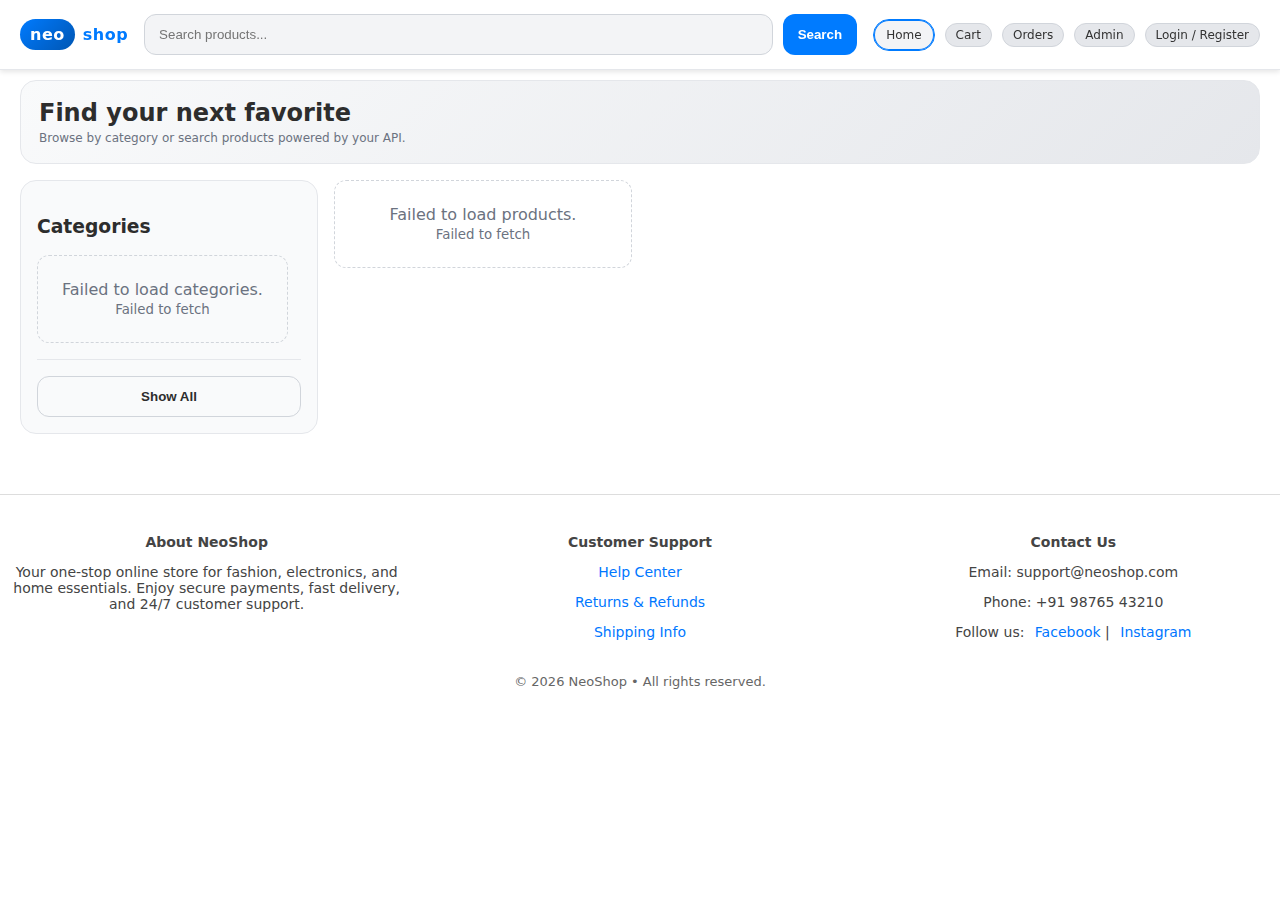
<file: EcommerceWebSite 1st Project/E-comm-frontend/index.html>
<!doctype html>
<html lang="en">
<head>
  <meta charset="utf-8"/>
  <meta name="viewport" content="width=device-width, initial-scale=1"/>
  <title>neoshop • Home</title>
  <link rel="stylesheet" href="css/style.css"/>
</head>
<body>
  <div id="app-header"></div>
  <main class="container">
    <div class="banner">
      <h2 style="margin:0 0 4px 0">Find your next favorite</h2>
      <div class="small">Browse by category or search products powered by your API.</div>
    </div>
    <div class="grid">
  <aside class="sidebar">
    <h3 style="margin-top:10">Categories</h3>
    <div id="categories" class="chips"></div>
    <hr class="sep"/>
    <button id="resetCat" class="btn secondary" style="width:100%">Show All</button>
  </aside>
  <section class="main">
    <div class="products" id="products"></div>
  </section>
</div>

  </main>
  <div id="app-footer"></div>

  <script type="module">
  import { mountHeader, mountFooter, bindSearch, isLoggedIn } from './js/layout.js';
  import { apiGet, apiSend, money, getUserId, getProductImage } from './js/api.js';

  const productsEl = document.getElementById('products');
  const catsEl = document.getElementById('categories');
  const state = { category: null, products: [] };

  function productCard(p){
    const price = money(p.productPrice);
    const img = getProductImage(p);
    const name = p.productName || p.name || 'Product';
    const code = p.productCode || p.code || p.id;
    const id = p.id || p.productId || code;
    return `
    <article class="card">
      <a href="product.html?code=${encodeURIComponent(code)}">
        <div class="thumb"><img src="${img}" alt="${name}"/></div>
      </a>
      <div class="body">
        <div class="title">${name}</div>
        <div class="muted">${(p.category && (p.category.name || p.category)) || ''}</div>
        <div class="price">${price}</div>
        <div style="margin-top:10px;display:flex;gap:8px">
          <a class="btn ghost" href="product.html?code=${encodeURIComponent(code)}">View</a>
          <button class="btn add" data-id="${id}">Add</button>
        </div>
      </div>
    </article>`;
  }

  async function loadProducts(){
    productsEl.innerHTML = '<div class="empty">Loading products…</div>';
    try{
      const list = state.category
        ? await apiGet(`/api/product/category/${encodeURIComponent(state.category)}`)
        : await apiGet('/api/product/allProduct');
      state.products = Array.isArray(list) ? list : (list.content || []);
      if(state.products.length === 0){
        productsEl.innerHTML = '<div class="empty">No products found.</div>';
        return;
      }
      productsEl.innerHTML = state.products.map(productCard).join('');
      bindAddButtons();
    }catch(err){
      productsEl.innerHTML = `<div class="empty">Failed to load products.<br/><small>${err.message}</small></div>`;
    }
  }

  function bindAddButtons(){
    document.querySelectorAll('.add').forEach(btn=>{
      btn.addEventListener('click', async ()=>{
        if(!isLoggedIn()){
          location.href = 'auth.html';
          return;
        }
        const pid = btn.dataset.id;
        const uid = getUserId();
        try{
          await apiSend('POST', `/api/cart/${encodeURIComponent(uid)}/add/${encodeURIComponent(pid)}?quantity=1`);
          alert('✅ Added to cart!');
        }catch(err){
          alert('❌ Failed: ' + err.message);
        }
      });
    });
  }

  async function loadCategories(){
    catsEl.innerHTML = '<span class="small">Loading…</span>';
    try{
      const cats = await apiGet('/api/category/allCategory');
      const names = cats.map(c => c.name || c.categoryName || c);
      catsEl.innerHTML = names.map(n => `<span class="chip" data-name="${n}">${n}</span>`).join('');
      catsEl.querySelectorAll('.chip').forEach(el => {
        el.addEventListener('click', () => {
          catsEl.querySelectorAll('.chip').forEach(c=>c.classList.remove('active'));
          el.classList.add('active');
          state.category = el.dataset.name;
          loadProducts();
        });
      });
    }catch(err){
      catsEl.innerHTML = `<div class="empty">Failed to load categories.<br/><small>${err.message}</small></div>`;
    }
  }

  document.getElementById('resetCat').addEventListener('click', ()=>{
    state.category = null;
    catsEl.querySelectorAll('.chip').forEach(c=>c.classList.remove('active'));
    loadProducts();
  });

  mountHeader('home');
  mountFooter();

  // ✅ Fix search binding (must happen after header mount)
  bindSearch(async (q)=>{
    if(!q){ loadProducts(); return; }
    productsEl.innerHTML = '<div class="empty">Searching…</div>';
    try{
      const list = await apiGet(`/api/product/search?productName=${encodeURIComponent(q)}`);
      const items = Array.isArray(list) ? list : (list.content || []);
      productsEl.innerHTML = items.length ? items.map(productCard).join('') : '<div class="empty">No matches.</div>';
      bindAddButtons();
    }catch(err){
      productsEl.innerHTML = `<div class="empty">Search failed.<br/><small>${err.message}</small></div>`;
    }
  });

  loadCategories();
  loadProducts();
</script>

</body>
</html>
</file>
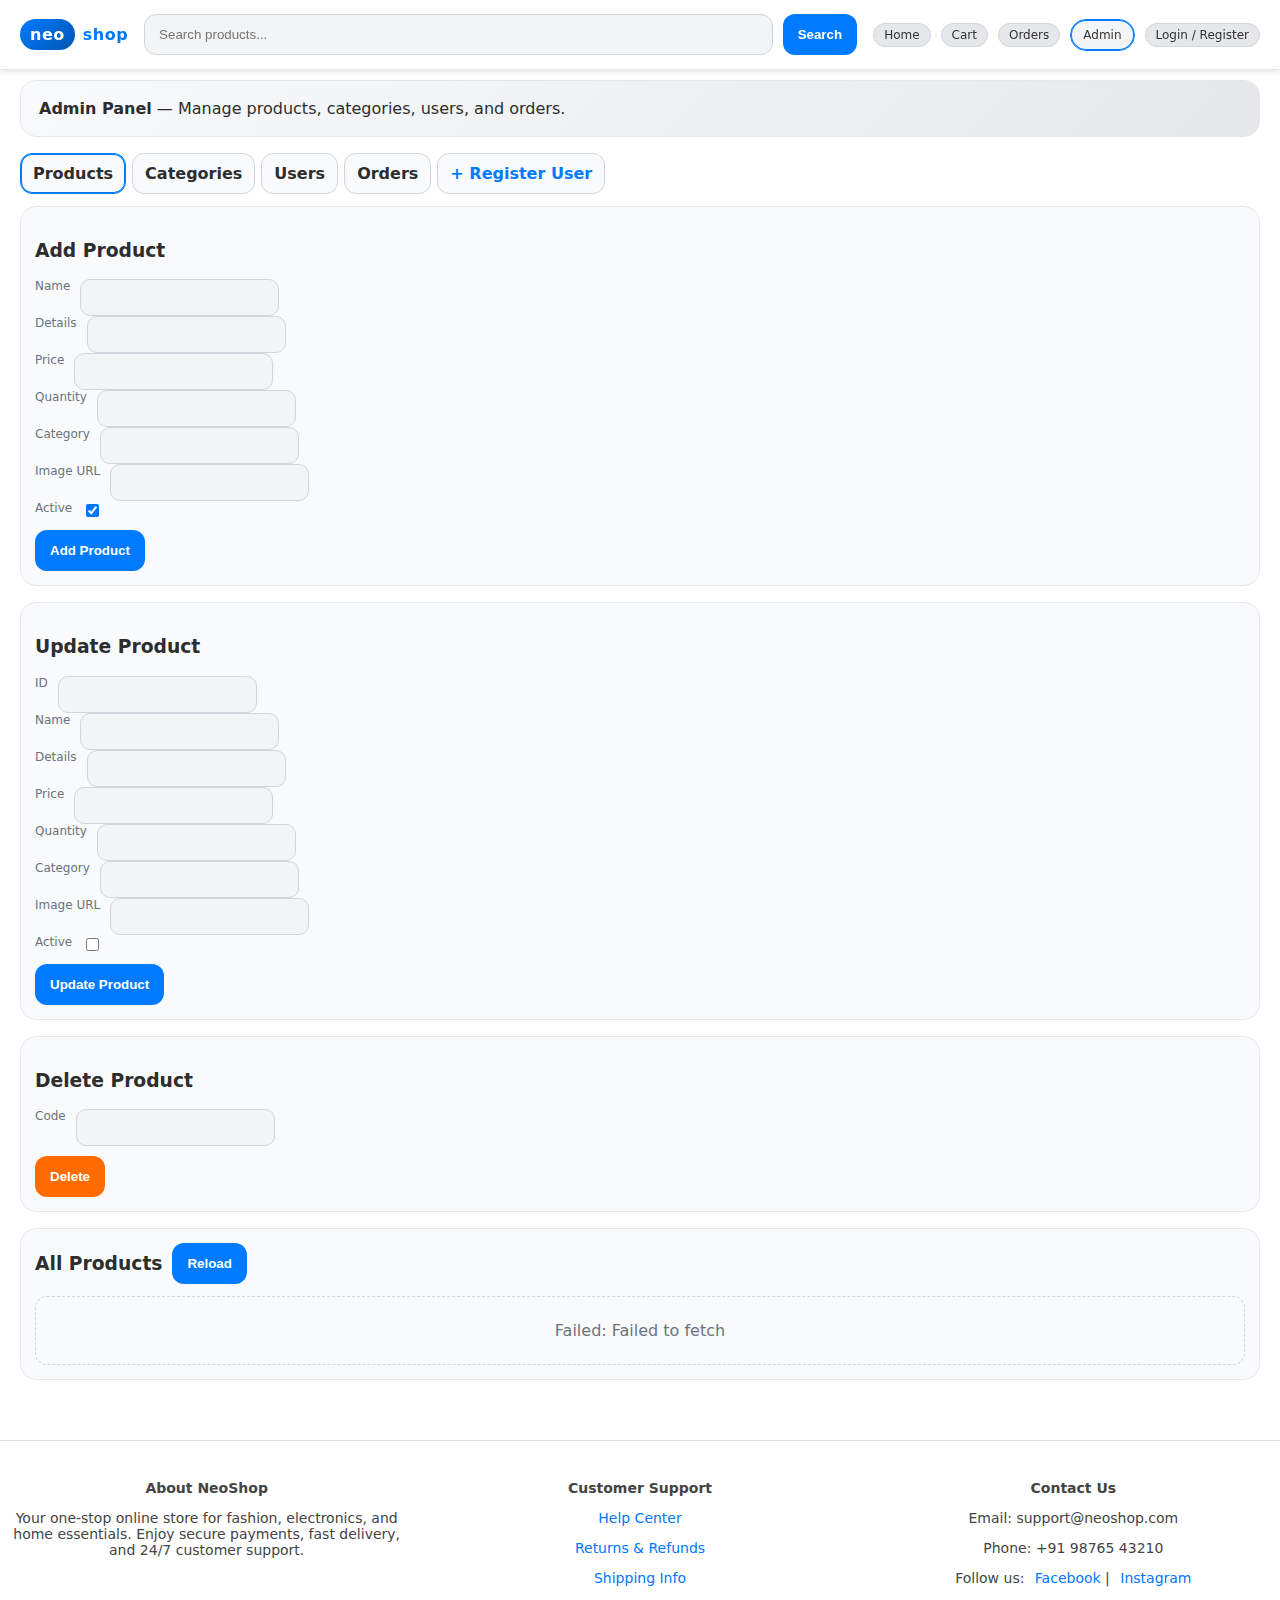
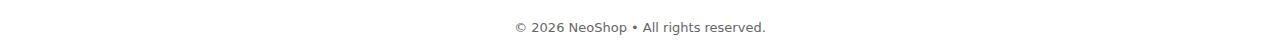
<file: EcommerceWebSite 1st Project/E-comm-frontend/admin.html>
<!doctype html>
<html lang="en">
<head>
  <meta charset="utf-8"/>
  <meta name="viewport" content="width=device-width, initial-scale=1"/>
  <title>neoshop • Admin</title>
  <link rel="stylesheet" href="css/style.css"/>
</head>
<body>
  <div id="app-header"></div>
  <main class="container">
    <div class="banner"><strong>Admin Panel</strong> — Manage products, categories, users, and orders.</div>

    <!-- Tabs -->
    <div class="tabs">
      <div class="tab active" data-tab="products">Products</div>
      <div class="tab" data-tab="categories">Categories</div>
      <div class="tab" data-tab="users">Users</div>
      <div class="tab" data-tab="orders">Orders</div>
      <a class="tab" href="register.html">+ Register User</a>
    </div>

    <!-- Products Panel -->
    <section class="tabpanel active" id="tab-products">
      <div class="grid">
        <section class="main">
          <!-- Add Product -->
          <div class="card">
            <div class="body">
              <h3>Add Product</h3>
              <div class="kv"><label>Name</label><input id="pName"/></div>
              <div class="kv"><label>Details</label><input id="pDetails"/></div>
              <div class="kv"><label>Price</label><input id="pPrice" type="number" step="0.01"/></div>
              <div class="kv"><label>Quantity</label><input id="pQty" type="number"/></div>
              <div class="kv"><label>Category</label><input id="pCat"/></div>
              <div class="kv"><label>Image URL</label><input id="pImg"/></div>
              <div class="kv"><label>Active</label><input id="pActive" type="checkbox" checked/></div>
              <button id="addProductBtn" class="btn" style="margin-top:10px">Add Product</button>
            </div>
          </div>

          <!-- Update Product -->
          <div class="card" style="margin-top:16px">
            <div class="body">
              <h3>Update Product</h3>
              <div class="kv"><label>ID</label><input id="uId"/></div>
              <div class="kv"><label>Name</label><input id="uName"/></div>
              <div class="kv"><label>Details</label><input id="uDetails"/></div>
              <div class="kv"><label>Price</label><input id="uPrice" type="number"/></div>
              <div class="kv"><label>Quantity</label><input id="uQty" type="number"/></div>
              <div class="kv"><label>Category</label><input id="uCat"/></div>
              <div class="kv"><label>Image URL</label><input id="uImg"/></div>
              <div class="kv"><label>Active</label><input id="uActive" type="checkbox"/></div>
              <button id="updateProductBtn" class="btn" style="margin-top:10px">Update Product</button>
            </div>
          </div>

          <!-- Delete Product -->
          <div class="card" style="margin-top:16px">
            <div class="body">
              <h3>Delete Product</h3>
              <div class="kv"><label>Code</label><input id="dCode"/></div>
              <button id="deleteProductBtn" class="btn danger" style="margin-top:10px">Delete</button>
            </div>
          </div>

          <!-- Product List -->
          <div class="card" style="margin-top:16px">
            <div class="body">
              <div style="display:flex;align-items:center;gap:10px">
                <h3 style="margin:0">All Products</h3>
                <button id="loadProductsBtn" class="btn">Reload</button>
              </div>
              <div id="productsTableWrap" style="margin-top:12px;overflow-x:auto"></div>
            </div>
          </div>
        </section>
      </div>
    </section>

    <!-- Categories Panel -->
        <!-- Categories Panel -->
    <section class="tabpanel" id="tab-categories">
      <div class="card body">
        <div style="display:flex;align-items:center;gap:10px">
          <h3 style="margin:0">All Categories</h3>
          <button id="loadCatsBtn" class="btn">Reload</button>
          <button id="showAddCatFormBtn" class="btn">+ Add Category</button>
        </div>
        <div id="categoriesWrap" style="margin-top:12px;overflow-x:auto"></div>
      </div>

      <!-- Add / Update Category Form -->
      <div class="card body" id="catFormWrap" style="display:none;margin-top:16px">
        <h3 id="catFormTitle">Add Category</h3>
        <div class="kv"><label>ID (for update only)</label><input id="cId"/></div>
        <div class="kv"><label>Name</label><input id="cName"/></div>
        <div class="kv"><label>Description</label><input id="cDesc"/></div>
        <button id="saveCatBtn" class="btn" style="margin-top:10px">Save</button>
        <button id="cancelCatBtn" class="btn danger" style="margin-top:10px">Cancel</button>
      </div>
    </section>


    <!-- Users Panel -->
    <section class="tabpanel" id="tab-users">
      <div class="card body">
        <div style="display:flex;align-items:center;gap:10px">
          <h3 style="margin:0">Users</h3>
          <a class="btn" href="register.html">+ New User</a>
        </div>
        <div id="usersWrap" style="margin-top:12px;overflow-x:auto"></div>
      </div>
    </section>

    <!-- Orders Panel -->
    <section class="tabpanel" id="tab-orders">
      <div class="card body">
        <h3>All Orders</h3>
        <div id="ordersWrap" class="small">Loading…</div>
      </div>
    </section>
  </main>
  <div id="app-footer"></div>

  <div id="toast" class="toast" style="display:none"></div>

  <script type="module">
    import { mountHeader, mountFooter } from './js/layout.js';
    import { apiGet, apiSend, getProductImage, money } from './js/api.js';

    function toast(msg,type=''){ 
      const t=document.getElementById('toast');
      t.className='toast '+(type||'');
      t.textContent=msg; t.style.display='block';
      setTimeout(()=>t.style.display='none',2000);
    }

    // Tabs
    document.querySelectorAll('.tab').forEach(tab=>{
      if(tab.dataset.tab){
        tab.addEventListener('click',()=>{
          document.querySelectorAll('.tab').forEach(t=>t.classList.remove('active'));
          document.querySelectorAll('.tabpanel').forEach(p=>p.classList.remove('active'));
          tab.classList.add('active');
          document.getElementById('tab-'+tab.dataset.tab).classList.add('active');
          if(tab.dataset.tab === 'orders'){ loadOrders(); }
        });
      }
    });

    // --- Orders ---
   async function loadOrders(){
  const wrap=document.getElementById('ordersWrap');
  wrap.innerHTML='<div class="small">Loading…</div>';
  try{
    const orders=await apiGet('/api/orders');
    if(!orders.length){ wrap.innerHTML='<div class="empty">No orders.</div>';return;}
    let html=`<table class="table"><thead><tr>
      <th>ID</th><th>User</th><th>Status</th><th>Total</th><th>Items</th><th>Action</th>
    </tr></thead><tbody>`;
    for(const o of orders){
      const id=o.id??o.orderId;
      const uid=o.userId??o.user?.id;
      const status = o.orderStatus || o.status || 'PENDING';
      const total=money(o.total??o.amount??0);
      const items=(o.orderItems||o.items||[]).map(i=>{
        const name=i.product?.productName||i.productName||'Item';
        const qty=i.quantity??i.productQuantity??1;
        return `${name}×${qty}`;
      }).join(', ');
      html+=`<tr data-id="${id}">
        <td>${id}</td>
        <td>${uid}</td>
        <td>${status}</td>
        <td>${total}</td>
        <td>${items||'—'}</td>
        <td>
          <select class="statusSel">
            <option ${status==='PENDING'?'selected':''}>PENDING</option>
            <option ${status==='SHIPPED'?'selected':''}>SHIPPED</option>
            <option ${status==='DELIVERED'?'selected':''}>DELIVERED</option>
          </select>
          <button class="btn small save">Update</button>
          <button class="btn danger small remove">Remove</button> <!-- ✅ New button -->
        </td>
      </tr>`;
    }
    html+=`</tbody></table>`;
    wrap.innerHTML=html;

    // Update order status
    wrap.querySelectorAll('.save').forEach(btn=>{
      btn.addEventListener('click',async e=>{
        const tr=e.target.closest('tr');
        const id=tr.dataset.id;
        const status=tr.querySelector('.statusSel').value;
        try{
          await apiSend('PUT',`/api/orders/${id}/status?status=${status}`);
          toast('Order updated','success');
          loadOrders();
        }catch(err){ toast('Failed: '+err.message,'error'); }
      });
    });

    // ✅ Remove order
    wrap.querySelectorAll('.remove').forEach(btn=>{
      btn.addEventListener('click',async e=>{
        const tr=e.target.closest('tr');
        const id=tr.dataset.id;
        if(!confirm('Are you sure you want to delete this order?')) return;
        try{
          await apiSend('DELETE', `/api/orders/${id}`);
          toast('Order removed','success');
          loadOrders();
        }catch(err){ toast('Delete failed: '+err.message,'error'); }
      });
    });

  }catch(err){ wrap.innerHTML='<div class="empty">Failed: '+err.message+'</div>'; }
}


    // --- Products ---
    document.getElementById('addProductBtn').addEventListener('click', async ()=>{
  const body={ 
    productName: document.getElementById('pName').value.trim(),
    productDetails: document.getElementById('pDetails').value.trim(),
    productPrice: Number(document.getElementById('pPrice').value||0),
    productQuantity: Number(document.getElementById('pQty').value||0),
    isActive: document.getElementById('pActive').checked,
    category:{name: document.getElementById('pCat').value.trim()},
    imageUrl: document.getElementById('pImg').value.trim()
  };
  try{
    await apiSend('POST','/api/product/addProduct',body);
    toast('Product added','success');
    loadProducts();

    // ✅ Clear the form after success
    document.getElementById('pName').value = '';
    document.getElementById('pDetails').value = '';
    document.getElementById('pPrice').value = '';
    document.getElementById('pQty').value = '';
    document.getElementById('pCat').value = '';
    document.getElementById('pImg').value = '';
    document.getElementById('pActive').checked = true;

  }catch(err){ 
    toast('Add failed: '+err.message,'error'); 
  }
});


    // document.getElementById('addProductBtn').addEventListener('click', async ()=>{
    //   const body={ 
    //     productName: document.getElementById('pName').value.trim(),
    //     productDetails: document.getElementById('pDetails').value.trim(),
    //     productPrice: Number(document.getElementById('pPrice').value||0),
    //     productQuantity: Number(document.getElementById('pQty').value||0),
    //     isActive: document.getElementById('pActive').checked,
    //     category:{name: document.getElementById('pCat').value.trim()},
    //     imageUrl: document.getElementById('pImg').value.trim()
    //   };
    //   try{
    //     await apiSend('POST','/api/product/addProduct',body);
    //     toast('Product added','success');
    //     loadProducts();
    //   }catch(err){ toast('Add failed: '+err.message,'error'); }
    // });
document.getElementById('updateProductBtn').addEventListener('click', async ()=>{
  const id=document.getElementById('uId').value.trim();
  const body={
    productName: document.getElementById('uName').value.trim(),
    productDetails: document.getElementById('uDetails').value.trim(),
    productPrice: Number(document.getElementById('uPrice').value||0),
    productQuantity: Number(document.getElementById('uQty').value||0),
    isActive: document.getElementById('uActive').checked,
    category:{name: document.getElementById('uCat').value.trim()},
    imageUrl: document.getElementById('uImg').value.trim()
  };
  try{
    await apiSend('PUT',`/api/product/updateProduct/${encodeURIComponent(id)}`,body);
    toast('Product updated','success');
    loadProducts();

    // ✅ Clear update form after success
    document.getElementById('uId').value = '';
    document.getElementById('uName').value = '';
    document.getElementById('uDetails').value = '';
    document.getElementById('uPrice').value = '';
    document.getElementById('uQty').value = '';
    document.getElementById('uCat').value = '';
    document.getElementById('uImg').value = '';
    document.getElementById('uActive').checked = false;

  }catch(err){ 
    toast('Update failed: '+err.message,'error'); 
  }
});

    // document.getElementById('updateProductBtn').addEventListener('click', async ()=>{
    //   const id=document.getElementById('uId').value.trim();
    //   const body={
    //     productName: document.getElementById('uName').value.trim(),
    //     productDetails: document.getElementById('uDetails').value.trim(),
    //     productPrice: Number(document.getElementById('uPrice').value||0),
    //     productQuantity: Number(document.getElementById('uQty').value||0),
    //     isActive: document.getElementById('uActive').checked,
    //     category:{name: document.getElementById('uCat').value.trim()},
    //     imageUrl: document.getElementById('uImg').value.trim()
    //   };
    //   try{
    //     await apiSend('PUT',`/api/product/updateProduct/${encodeURIComponent(id)}`,body);
    //     toast('Product updated','success');
    //     loadProducts();
    //   }catch(err){ toast('Update failed: '+err.message,'error'); }
    // });

    async function deleteProductByCode(code){
      return await apiSend('DELETE', `/api/product/${encodeURIComponent(code)}`);
    }

    document.getElementById('deleteProductBtn').addEventListener('click', async ()=>{
      const code=document.getElementById('dCode').value.trim();
      if(!code){ toast('Enter a product code','error'); return; }
      try{ 
        await deleteProductByCode(code);
        toast('Product deleted','success');
        loadProducts();
      }catch(err){ toast('Delete failed: '+err.message,'error'); }
    });

    async function loadProducts(){
      const wrap=document.getElementById('productsTableWrap');
      wrap.innerHTML='<div class="small">Loading…</div>';
      try{
        const products=await apiGet('/api/product/allProduct');
        if(!products.length){ wrap.innerHTML='<div class="empty">No products.</div>';return;}
        let html=`<table class="table"><thead><tr>
        <th>ID</th><th>Code</th><th>Name</th><th>Details</th>
        <th>Price</th><th>Qty</th><th>Category</th><th>Active</th><th>Image</th><th></th>
        </tr></thead><tbody>`;
        for(const p of products){
          const id=p.id??p.productId??'—';
          const code=p.productCode??p.code??'—';
          const isActive = p.isActive ? "Yes" : "No";
          const img = getProductImage(p);
          html+=`<tr data-code="${code}" data-active="${p.isActive}">
            <td>${id}</td>
            <td>${code}</td>
            <td>${p.productName}</td>
            <td>${p.productDetails||'—'}</td>
            <td>${money(p.productPrice||0)}</td>
            <td>${p.productQuantity}</td>
            <td>${p.category?.name||p.category||'—'}</td>
            <td>${isActive}</td>
            <td><img src="${img}" alt="product" style="max-width:60px;max-height:60px"/></td>
            <td>
              <button class="btn small edit">Edit</button> 
              <button class="btn danger small del">Delete</button>
            </td>
          </tr>`;
        }
        html+=`</tbody></table>`;
        wrap.innerHTML=html;

        wrap.querySelectorAll('.edit').forEach(btn => {
  btn.addEventListener('click', e => {
    const tr = e.target.closest('tr');
    document.getElementById('uId').value = tr.children[0].textContent;
    document.getElementById('uName').value = tr.children[2].textContent;
    document.getElementById('uDetails').value = tr.children[3].textContent;
    document.getElementById('uPrice').value = tr.children[4].textContent.replace(/[^0-9.]/g, '');
    document.getElementById('uQty').value = tr.children[5].textContent;
    document.getElementById('uCat').value = tr.children[6].textContent;
    document.getElementById('uActive').checked = tr.dataset.active === "true";
    document.getElementById('uImg').value = tr.querySelector("img").getAttribute("src");

    // ✅ Scroll smoothly to update product form
    document.getElementById('updateProductBtn').closest('.card').scrollIntoView({
      behavior: 'smooth',
      block: 'start'
    });

    toast('Loaded into update form');
  });
});


        wrap.querySelectorAll('.del').forEach(btn=>{
          btn.addEventListener('click',async e=>{
            const code=e.target.closest('tr').dataset.code;
            try{ 
              await deleteProductByCode(code); 
              toast('Deleted','success'); 
              loadProducts();
            }catch(err){ toast('Delete failed: '+err.message,'error'); }
          });
        });
      }catch(err){ wrap.innerHTML='<div class="empty">Failed: '+err.message+'</div>'; }
    }

    // --- Categories ---
        // --- Categories ---
    async function loadCats(){
      const wrap=document.getElementById('categoriesWrap');
      wrap.innerHTML='<div class="small">Loading…</div>';
      try{
        const cats=await apiGet('/api/category/allCategory');
        if(!cats.length){ wrap.innerHTML='<div class="empty">No categories.</div>';return;}
        let html=`<table class="table"><thead><tr>
          <th>ID</th><th>Name</th><th>Description</th><th></th>
        </tr></thead><tbody>`;
        for(const c of cats){
          html+=`<tr data-id="${c.id}">
            <td>${c.id}</td>
            <td>${c.name}</td>
            <td>${c.description||'—'}</td>
            <td>
              <button class="btn small edit">Edit</button>
              <button class="btn danger small del">Delete</button>
            </td>
          </tr>`;
        }
        html+=`</tbody></table>`;
        wrap.innerHTML=html;

        // Edit handlers
        wrap.querySelectorAll('.edit').forEach(btn=>{
          btn.addEventListener('click',e=>{
            const tr=e.target.closest('tr');
            document.getElementById('cId').value=tr.children[0].textContent;
            document.getElementById('cName').value=tr.children[1].textContent;
            document.getElementById('cDesc').value=tr.children[2].textContent;
            document.getElementById('catFormTitle').textContent='Update Category';
            document.getElementById('catFormWrap').style.display='block';
          });
        });

        // Delete handlers
        wrap.querySelectorAll('.del').forEach(btn=>{
          btn.addEventListener('click',async e=>{
            const id=e.target.closest('tr').dataset.id;
            if(!confirm('Delete this category?')) return;
            try{
              await apiSend('DELETE',`/api/category/deleteCategory/${id}`);
              toast('Category deleted','success');
              loadCats();
            }catch(err){ toast('Delete failed: '+err.message,'error'); }
          });
        });

      }catch(err){
        wrap.innerHTML='<div class="empty">Failed: '+err.message+'</div>';
      }
    }

    // Add Category button
    document.getElementById('showAddCatFormBtn').addEventListener('click',()=>{
      document.getElementById('cId').value='';
      document.getElementById('cName').value='';
      document.getElementById('cDesc').value='';
      document.getElementById('catFormTitle').textContent='Add Category';
      document.getElementById('catFormWrap').style.display='block';
    });

    // Cancel button
    document.getElementById('cancelCatBtn').addEventListener('click',()=>{
      document.getElementById('catFormWrap').style.display='none';
    });

    // Save Category (Add or Update)
    document.getElementById('saveCatBtn').addEventListener('click',async ()=>{
      const id=document.getElementById('cId').value.trim();
      const body={
        name:document.getElementById('cName').value.trim(),
        description:document.getElementById('cDesc').value.trim()
      };
      try{
        if(id){
          await apiSend('PUT',`/api/category/updateCategory/${id}`,body);
          toast('Category updated','success');
        }else{
          await apiSend('POST','/api/category/addCategory',body);
          toast('Category added','success');
        }
        document.getElementById('catFormWrap').style.display='none';
        loadCats();
      }catch(err){ toast('Save failed: '+err.message,'error'); }
    });

    // Reload button
    document.getElementById('loadCatsBtn').addEventListener('click',loadCats);


    // --- Users ---
    async function loadUsers(){
      const wrap=document.getElementById('usersWrap');
      wrap.innerHTML='<div class="small">Loading…</div>';
      try{
        const res=await apiGet('/api/user/allUsers');
        const users=Array.isArray(res)?res:[];
        if(!users.length){ wrap.innerHTML='<div class="empty">No users.</div>';return;}
        let html=`<table class="table"><thead><tr><th>ID</th><th>Name</th><th>Email</th><th>Password</th><th></th></tr></thead><tbody>`;
        for(const u of users){
          const id=u.id??u.userId??'—';
          const name=u.username||'—';
          const email=u.userEmail||'—';
          const pass=u.userPhone||'—';
          html+=`<tr data-id="${id}">
            <td>${id}</td>
            <td contenteditable="true">${name}</td>
            <td contenteditable="true">${email}</td>
            <td contenteditable="true">${pass}</td>
            <td>
              <button class="btn small save">Update</button>
              <button class="btn danger small del">Delete</button>
              <button class="btn small set">Set Active</button>
            </td>
          </tr>`;
        }
        html+=`</tbody></table>`;
        wrap.innerHTML=html;
        wrap.querySelectorAll('.save').forEach(btn=>{
          btn.addEventListener('click',async e=>{
            const tr=e.target.closest('tr');
            const id=tr.dataset.id;
            const body={
              username: tr.children[1].textContent.trim(),
              userEmail: tr.children[2].textContent.trim(),
              userPhone: tr.children[3].textContent.trim()
            };
            try{
              await apiSend('PUT',`/api/user/${id}`,body);
              toast('User updated','success');
            }catch(err){ toast('Update failed: '+err.message,'error'); }
          });
        });
        wrap.querySelectorAll('.del').forEach(btn=>{
          btn.addEventListener('click',async e=>{
            const tr=e.target.closest('tr');
            const id=tr.dataset.id;
            if(!confirm('Delete this user?')) return;
            try{
              await apiSend('DELETE',`/api/user/${id}`);
              toast('User deleted','success');
              loadUsers();
            }catch(err){ toast('Delete failed: '+err.message,'error'); }
          });
        });
        wrap.querySelectorAll('.set').forEach(btn=>{
          btn.addEventListener('click',e=>{
            const id=e.target.closest('tr').dataset.id;
            localStorage.setItem('userId',id);
            toast('Active user set to '+id,'success');
          });
        });
      }catch(err){ wrap.innerHTML='<div class="empty">Failed: '+err.message+'</div>'; }
    }

    // Init
    mountHeader('admin'); 
    mountFooter();
    loadProducts(); 
    loadCats(); 
    loadUsers();
    loadOrders();
  </script>
</body>
</html>
</file>
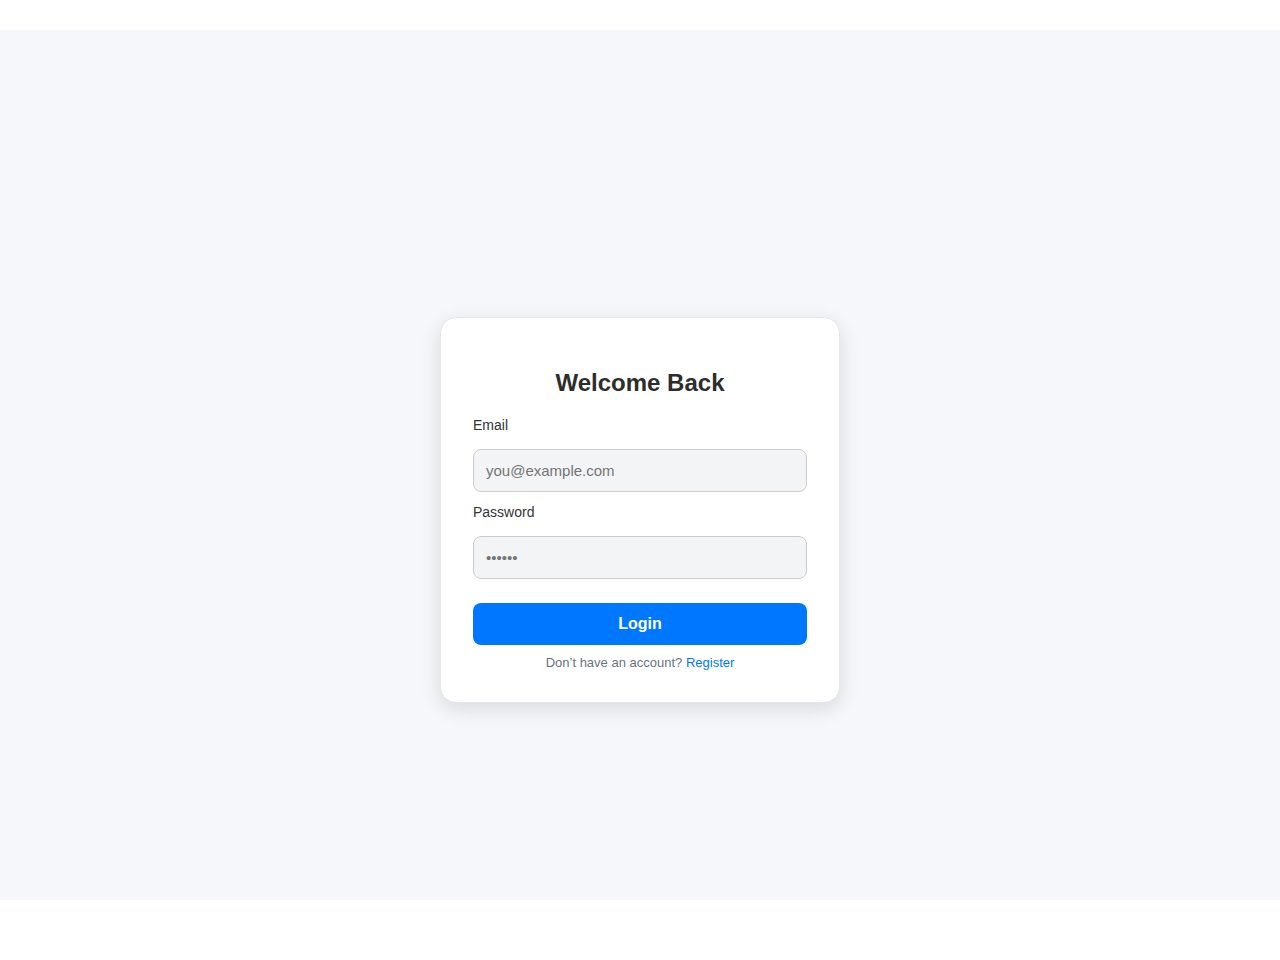
<file: EcommerceWebSite 1st Project/E-comm-frontend/auth.html>
<!doctype html>
<html lang="en">
<head>
  <meta charset="utf-8"/>
  <meta name="viewport" content="width=device-width, initial-scale=1"/>
  <title>Neoshop • Login</title>
  <link rel="stylesheet" href="css/style.css"/>
  <style>
    body { font-family: Arial, sans-serif; background: #f5f7fa; margin:0; }
    main { min-height: calc(100vh - 70px);display:flex; justify-content:center; align-items:center; height:100vh; }
    .card { background:#fff; padding:32px; border-radius:16px; width:100%; max-width:400px;
            box-shadow:0 6px 20px rgba(0,0,0,0.12); }
    h2 { margin-bottom:20px; text-align:center; }
    .kv { display:flex; flex-direction:column; margin:12px 0; }
    .kv label { font-size:14px; margin-bottom:6px; color:#333; }
    .kv input { padding:12px; border:1px solid #ccc; border-radius:8px; font-size:15px; }
    .btn { width:100%; padding:12px; margin-top:12px; font-size:16px; font-weight:bold;
           background:#0077ff; color:#fff; border:none; border-radius:8px; cursor:pointer;
           transition:0.3s; }
    .btn:hover { background:#005fcc; }
    .small { font-size:13px; margin-top:10px; text-align:center; }
    .link { color:#0077ff; cursor:pointer; text-decoration:none; }
    .link:hover { text-decoration:underline; }
  </style>
</head>
<body>
  <main>
    <div class="card">
      <h2>Welcome Back</h2>
      <div class="kv"><label>Email</label><input id="loginEmail" type="email" placeholder="you@example.com"/></div>
      <div class="kv"><label>Password</label><input id="loginPass" type="password" placeholder="••••••"/></div>
      <button id="loginBtn" class="btn">Login</button>
      <div id="loginMsg" class="small"></div>
      <div class="small">Don’t have an account? <a href="register.html" class="link">Register</a></div>
    </div>
  </main>

  <script type="module">
    import { apiGet } from './js/api.js';

    async function login(){
      const email = document.getElementById('loginEmail').value.trim();
      const pass  = document.getElementById('loginPass').value.trim();
      const msg   = document.getElementById('loginMsg');
      if(!email || !pass){ msg.textContent='Fill all fields'; return; }

      msg.textContent = 'Checking…';
      try {
        const users = await apiGet('/api/user/allUsers');

        const user = users.find(u =>
          (u.userEmail?.toLowerCase() === email.toLowerCase()) &&
          (u.userPhone === pass)   // password stored in userPhone
        );

        if (user) {
          const id = user.id || user.userId;
          const name = user.username || user.name;
          if (!id) { msg.textContent = 'User found but no id returned.'; return; }

          localStorage.setItem('userId', String(id));
          localStorage.setItem('userName', name);

          msg.textContent = '✅ Logged in! Redirecting…';
          setTimeout(()=>location.href='index.html', 700);
        } else {
          msg.textContent = '❌ Invalid email or password';
        }
      } catch (err) {
        msg.textContent = '❌ ' + (err?.message || 'Network error while logging in');
      }
    }

    document.getElementById('loginBtn').addEventListener('click', login);
  </script>
</body>
</html>
</file>
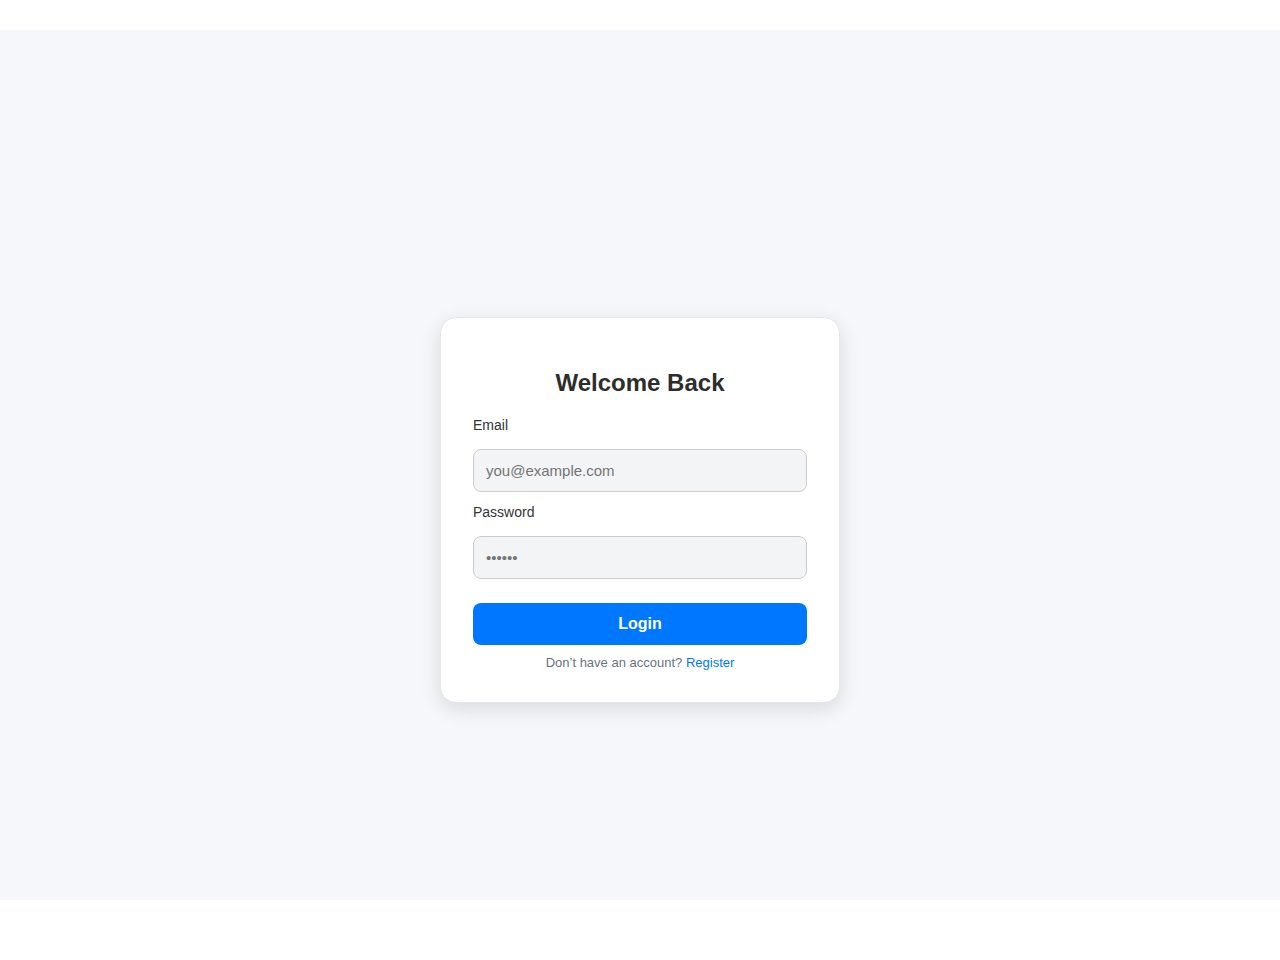
<file: EcommerceWebSite 1st Project/E-comm-frontend/cart.html>
<!doctype html>
<html lang="en">
<head>
  <meta charset="utf-8"/>
  <meta name="viewport" content="width=device-width, initial-scale=1"/>
  <title>neoshop • Cart</title>
  <link rel="stylesheet" href="css/style.css"/>
</head>
<body>
  <div id="app-header"></div>
  <main class="container">
    <h2>Your Cart</h2>
    <div id="cartWrap"></div>
    <div style="margin-top:16px;display:flex;gap:10px;flex-wrap:wrap">
      <a class="btn secondary" href="index.html">Continue Shopping</a>
      <a class="btn" id="goCheckout">Checkout</a>
      <button class="btn danger" id="clearBtn">Clear Cart</button>
      <a class="btn ghost" href="orders.html">My Orders</a> <!-- ✅ new button -->
    </div>
  </main>
  <div id="app-footer" style="margin-top: 180px;"></div>

  <script type="module">
  import { mountHeader, mountFooter, isLoggedIn } from './js/layout.js';
  import { apiGet, apiSend, money, getUserId, getProductImage } from './js/api.js';

  const wrap = document.getElementById('cartWrap');

  if (!isLoggedIn()) {
    location.href = 'auth.html';
  }

  function normalizeItem(item){
    const p = item.product || item;
    const pid = p.id ?? p.productId ?? item.productId ?? item.id;
    const code = p.productCode ?? p.code ?? item.productCode;
    const name = p.productName ?? p.name ?? item.productName ?? 'Product';
    const price = Number(p.productPrice ?? item.price ?? item.productPrice ?? 0);
    const qty = Number(item.quantity ?? item.qty ?? 1);
    return { pid, code, name, price, qty, p };
  }

  function row(item){
    const it = normalizeItem(item);
    const img = getProductImage(it.p);
    const subtotal = it.price * it.qty;
    return `<tr data-pid="${it.pid ?? ''}">
      <td style="width:72px"><img src="${img}" alt="${it.name}" style="width:72px;height:54px;object-fit:cover;border-radius:8px"/></td>
      <td>${it.name}</td>
      <td>${money(it.price)}</td>
      <td><input type="number" class="qty" value="${it.qty}" min="1" style="width:80px"/></td>
      <td>${money(subtotal)}</td>
      <td><button class="btn danger remove">Remove</button></td>
    </tr>`;
  }

  async function load(){
    wrap.innerHTML = '<div class="empty">Loading cart…</div>';
    try{
      const uid = getUserId();
      const cart = await apiGet(`/api/cart/${encodeURIComponent(uid)}`);
      const items = Array.isArray(cart) ? cart
                  : cart.items ? cart.items
                  : cart.cartItems ? cart.cartItems
                  : cart.content ? cart.content
                  : [];

      if(!Array.isArray(items) || items.length === 0){
        wrap.innerHTML = '<div class="empty">Your cart is empty.</div>';
        return;
      }

      wrap.innerHTML = `
        <table class="table">
          <thead><tr><th></th><th>Product</th><th>Price</th><th>Qty</th><th>Subtotal</th><th></th></tr></thead>
          <tbody>${items.map(row).join('')}</tbody>
        </table>
        <hr class="sep"/>
        <div id="total" class="right"></div>
      `;

      wrap.querySelectorAll('tr').forEach(tr=>{
        const pid = tr.dataset.pid;
        const qtyInput = tr.querySelector('.qty');
        const removeBtn = tr.querySelector('.remove');

        if(qtyInput && pid){
          qtyInput.addEventListener('change', async (e)=>{
            const q = Math.max(1, Number(e.target.value || 1));
            try{
              await apiSend('PUT', `/api/cart/${encodeURIComponent(uid)}/update/${encodeURIComponent(pid)}?quantity=${q}`);
            }catch{}
            load();
          });
        }
        if(removeBtn && pid){
          removeBtn.addEventListener('click', async ()=>{
            try{
              await apiSend('DELETE', `/api/cart/${encodeURIComponent(uid)}/remove/${encodeURIComponent(pid)}`);
            }catch{}
            load();
          });
        }
      });

      let totalText = '';
      try{
        const t = await apiGet(`/api/cart/${encodeURIComponent(uid)}/total`);
        const totalNum = typeof t === 'number' ? t : (t.total ?? t.amount ?? 0);
        totalText = money(totalNum);
      }catch{
        let sum = 0;
        wrap.querySelectorAll('tbody tr').forEach(tr=>{
          const price = Number((tr.children[2].textContent || '0').replace(/[^0-9.]/g,''));
          const qty = Number(tr.querySelector('.qty')?.value || 1);
          sum += price * qty;
        });
        totalText = money(sum);
      }
      document.getElementById('total').textContent = 'Total: ' + totalText;

    }catch(err){
      wrap.innerHTML = `<div class="empty">Failed to load cart.<br/><small>${err.message}</small></div>`;
    }
  }

  document.getElementById('goCheckout').addEventListener('click', ()=> location.href='checkout.html');
  document.getElementById('clearBtn').addEventListener('click', async ()=>{
    const uid = getUserId();
    await apiSend('DELETE', `/api/cart/${encodeURIComponent(uid)}/clear`);
    load();
  });

  mountHeader('cart'); 
  mountFooter(); 
  load();
</script>
</body>
</html>
</file>
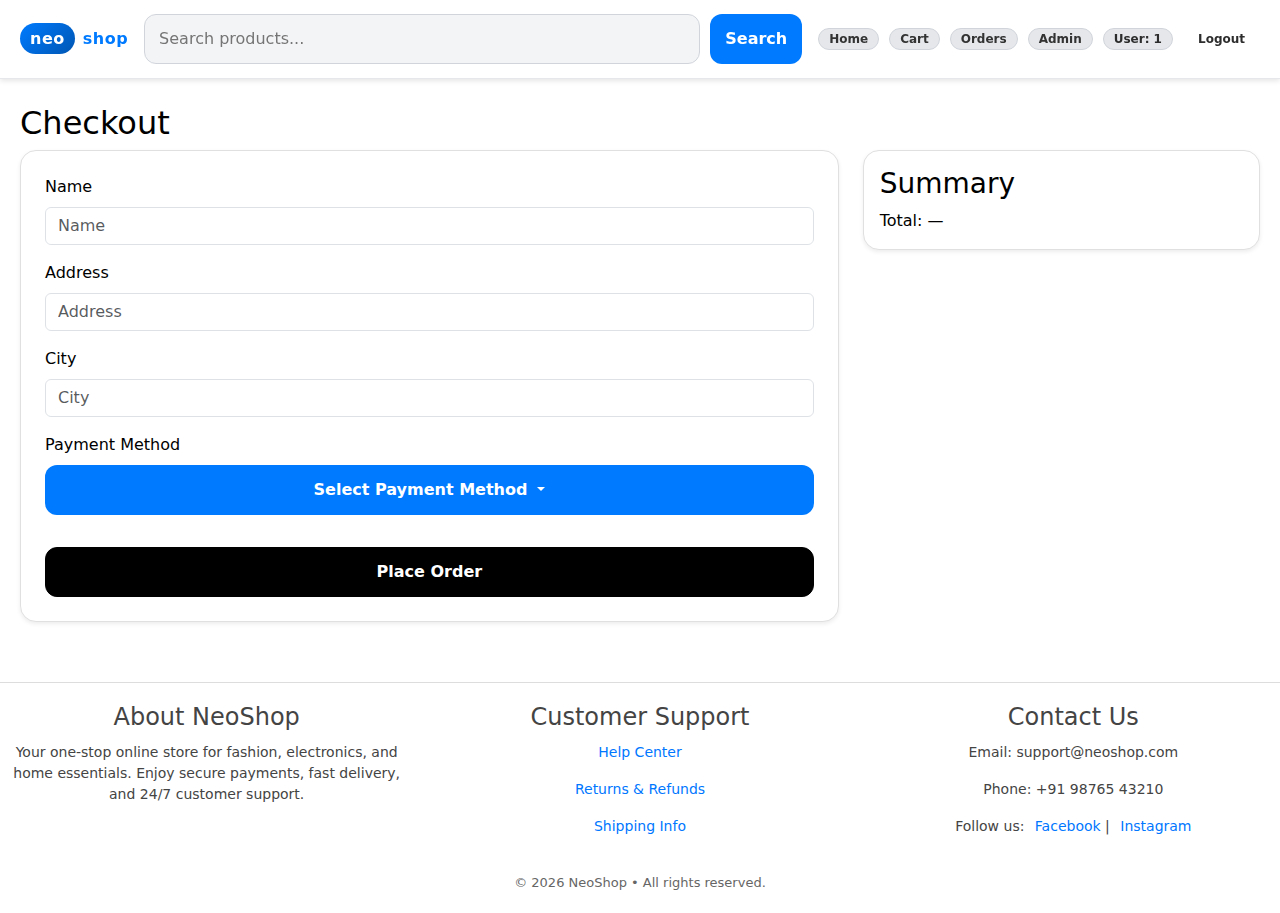
<file: EcommerceWebSite 1st Project/E-comm-frontend/checkout.html>
<!doctype html>
<html lang="en">
<head>
  <meta charset="utf-8"/>
  <meta name="viewport" content="width=device-width, initial-scale=1"/>
  <title>neoshop • Checkout</title>
  <!-- Bootstrap 5 CSS -->
  <link href="https://cdn.jsdelivr.net/npm/bootstrap@5.3.3/dist/css/bootstrap.min.css" rel="stylesheet">
  <link rel="stylesheet" href="css/style.css"/>
  <style>
    body {
      background-color: #ffffff !important; /* full white */
      color: #000000; /* text black for contrast */
    }
    .card {
      background-color: #ffffff; 
      border: 1px solid #e0e0e0;
    }
    .form-label, h2, h3, #summary {
      color: #000000 !important; /* labels and headings black */
    }
    .btn-primary {
      background-color: #000000; 
      border-color: #000000;
    }
    .btn-primary:hover {
      background-color: #333333; 
      border-color: #333333;
    }
    .dropdown-menu {
      background-color: #ffffff;
    }
    .dropdown-item {
      color: #000000;
    }
    .dropdown-item:hover {
      background-color: #f1f1f1;
    }
  </style>
</head>
<body>
  <div id="app-header"></div>
  <main class="container my-4">
    <h2>Checkout</h2>
    <div class="row g-4">
      <!-- Main section -->
      <section class="col-md-8">
        <div class="card p-4 shadow-sm">
          <div class="mb-3">
            <label for="name" class="form-label">Name</label>
            <input id="name" class="form-control" placeholder="Name"/>
          </div>
          <div class="mb-3">
            <label for="addr" class="form-label">Address</label>
            <input id="addr" class="form-control" placeholder="Address"/>
          </div>
          <div class="mb-3">
            <label for="city" class="form-label">City</label>
            <input id="city" class="form-control" placeholder="City"/>
          </div>
          <div class="mb-3">
            <label class="form-label">Payment Method</label>
            <div class="dropdown">
              <button class="btn btn-outline-secondary dropdown-toggle w-100" type="button" id="paymentDropdown" data-bs-toggle="dropdown" aria-expanded="false">
                Select Payment Method
              </button>
              <ul class="dropdown-menu w-100" aria-labelledby="paymentDropdown">
                <li><a class="dropdown-item" href="#" data-method="card">💳 Credit/Debit Card</a></li>
                <li><a class="dropdown-item" href="#" data-method="upi">📱 UPI</a></li>
                <li><a class="dropdown-item" href="#" data-method="cod">🚚 Cash on Delivery</a></li>
              </ul>
            </div>
            <input type="hidden" id="pay" />
          </div>
          <button id="place" class="btn btn-primary w-100 mt-3">Place Order</button>
        </div>
      </section>

      <!-- Sidebar -->
      <aside class="col-md-4">
        <div class="card p-3 shadow-sm">
          <h3>Summary</h3>
          <div id="summary" class="text-muted">Loading…</div>
        </div>
      </aside>
    </div>
  </main>
  <div id="app-footer"></div>

  <!-- Bootstrap 5 JS Bundle -->
  <script src="https://cdn.jsdelivr.net/npm/bootstrap@5.3.3/dist/js/bootstrap.bundle.min.js"></script>

  <script type="module">
    import { mountHeader, mountFooter, isLoggedIn } from './js/layout.js';
    import { apiGet, apiSend, money, getUserId } from './js/api.js';

    if (!isLoggedIn()) {
      location.href = 'auth.html';
    }

    async function loadSummary(){
      const uid = getUserId();
      try{
        const t = await apiGet(`/api/cart/${encodeURIComponent(uid)}/total`);
        const totalNum = typeof t === 'number' ? t : (t.total || t.amount || 0);
        document.getElementById('summary').textContent = 'Total: ' + money(totalNum);
      }catch{
        document.getElementById('summary').textContent = 'Total: —';
      }
    }

    // Dropdown selection handler
    document.querySelectorAll('.dropdown-item').forEach(item=>{
      item.addEventListener('click', (e)=>{
        e.preventDefault();
        const method = item.getAttribute('data-method');
        document.getElementById('pay').value = method;
        document.getElementById('paymentDropdown').textContent = item.textContent;
      });
    });

    // Place order
    document.getElementById('place').addEventListener('click', async ()=>{
      const uid = getUserId();
      const payMethod = document.getElementById('pay').value;
      if (!payMethod) {
        alert('⚠️ Please select a payment method');
        return;
      }
      try{
        await apiSend('POST', `/api/orders/place/${encodeURIComponent(uid)}`, { payment: payMethod });
        alert('✅ Order placed!');
        location.href = 'orders.html';
      }catch(err){
        alert('❌ Failed to place order: ' + err.message);
      }
    });

    mountHeader('checkout'); 
    mountFooter(); 
    loadSummary();
  </script>
</body>
</html>
</file>
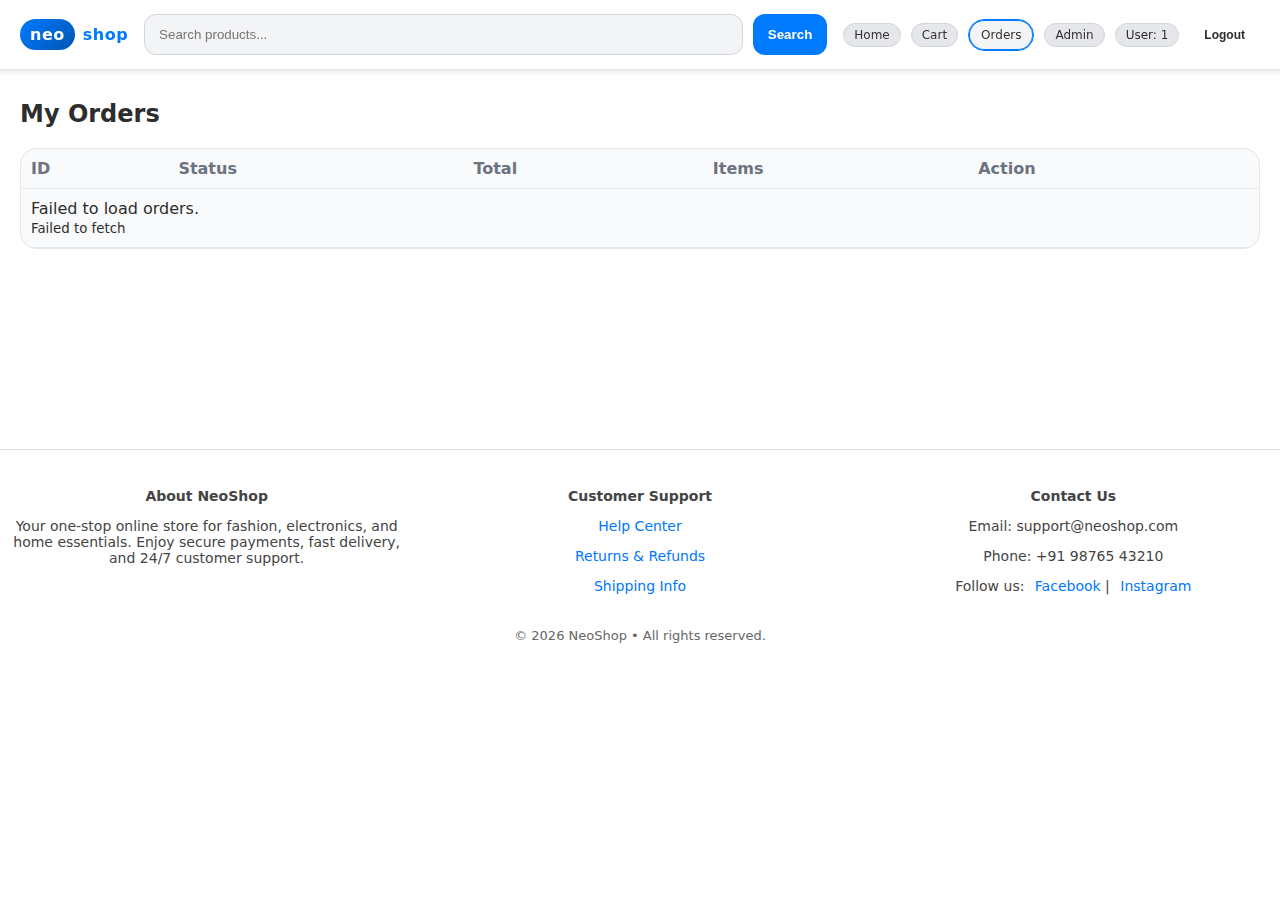
<file: EcommerceWebSite 1st Project/E-comm-frontend/orders.html>
<!doctype html>
<html lang="en">
<head>
  <meta charset="utf-8"/>
  <meta name="viewport" content="width=device-width, initial-scale=1"/>
  <title>neoshop • My Orders</title>
  <link rel="stylesheet" href="css/style.css"/>
</head>
<body>
  <div id="app-header"></div>
  <main class="container">
    <h2>My Orders</h2>
    <div class="card">
      <table class="table">
        <thead>
          <tr>
            <th>ID</th>
            <th>Status</th>
            <th>Total</th>
            <th>Items</th>
            <th>Action</th>
          </tr>
        </thead>
        <tbody id="orderRows">
          <tr><td colspan="5">Loading…</td></tr>
        </tbody>
      </table>
    </div>
  </main>
  <div id="app-footer" style="margin-top: 180px;"></div>

  <script type="module">
    import { mountHeader, mountFooter, isLoggedIn } from './js/layout.js';
    import { apiGet, apiSend, money, getUserId } from './js/api.js';

    if (!isLoggedIn()) {
      location.href = 'auth.html';
    }

    // Normalize order from backend
    function normalizeOrder(order){
      return {
        id: order.id,
        status: order.orderStatus ?? order.status ?? "PENDING",
        total: order.totalAmount ?? order.total ?? 0,
        items: order.orderItems ?? []
      };
    }

    async function loadOrders(){
      const uid = getUserId();
      try{
        const orders = await apiGet(`/api/orders/user/${encodeURIComponent(uid)}`);
        if(!orders || orders.length === 0){
          document.getElementById('orderRows').innerHTML =
            `<tr><td colspan="5">No orders yet.</td></tr>`;
          return;
        }

        const rows = orders.map(o=>{
          const ord = normalizeOrder(o);
          const itemList = ord.items.map(it=>
            `${it.product?.productName || "Item"} × ${it.quantity ?? 1}`
          ).join("<br/>");
          return `<tr>
            <td>${ord.id}</td>
            <td>${ord.status}</td>
            <td>${money(ord.total)}</td>
            <td>${itemList || "—"}</td>
            <td>
              ${ord.status === "PENDING" ? 
                `<button class="btn danger cancel" data-id="${ord.id}">Cancel</button>` 
                : "—"}
            </td>
          </tr>`;
        }).join("");
        document.getElementById('orderRows').innerHTML = rows;

        // bind cancel buttons
        document.querySelectorAll('.cancel').forEach(btn=>{
          btn.addEventListener('click', async ()=>{
            const oid = btn.dataset.id;
            if(!confirm("Cancel order #" + oid + "?")) return;
            try{
              await apiSend('PUT', `/api/orders/${encodeURIComponent(oid)}/cancel`);
              loadOrders();
            }catch(err){
              alert("❌ Failed: " + err.message);
            }
          });
        });

      }catch(err){
        document.getElementById('orderRows').innerHTML =
          `<tr><td colspan="5">Failed to load orders.<br/><small>${err.message}</small></td></tr>`;
      }
    }

    mountHeader('orders'); 
    mountFooter(); 
    loadOrders();
  </script>
</body>
</html>
</file>
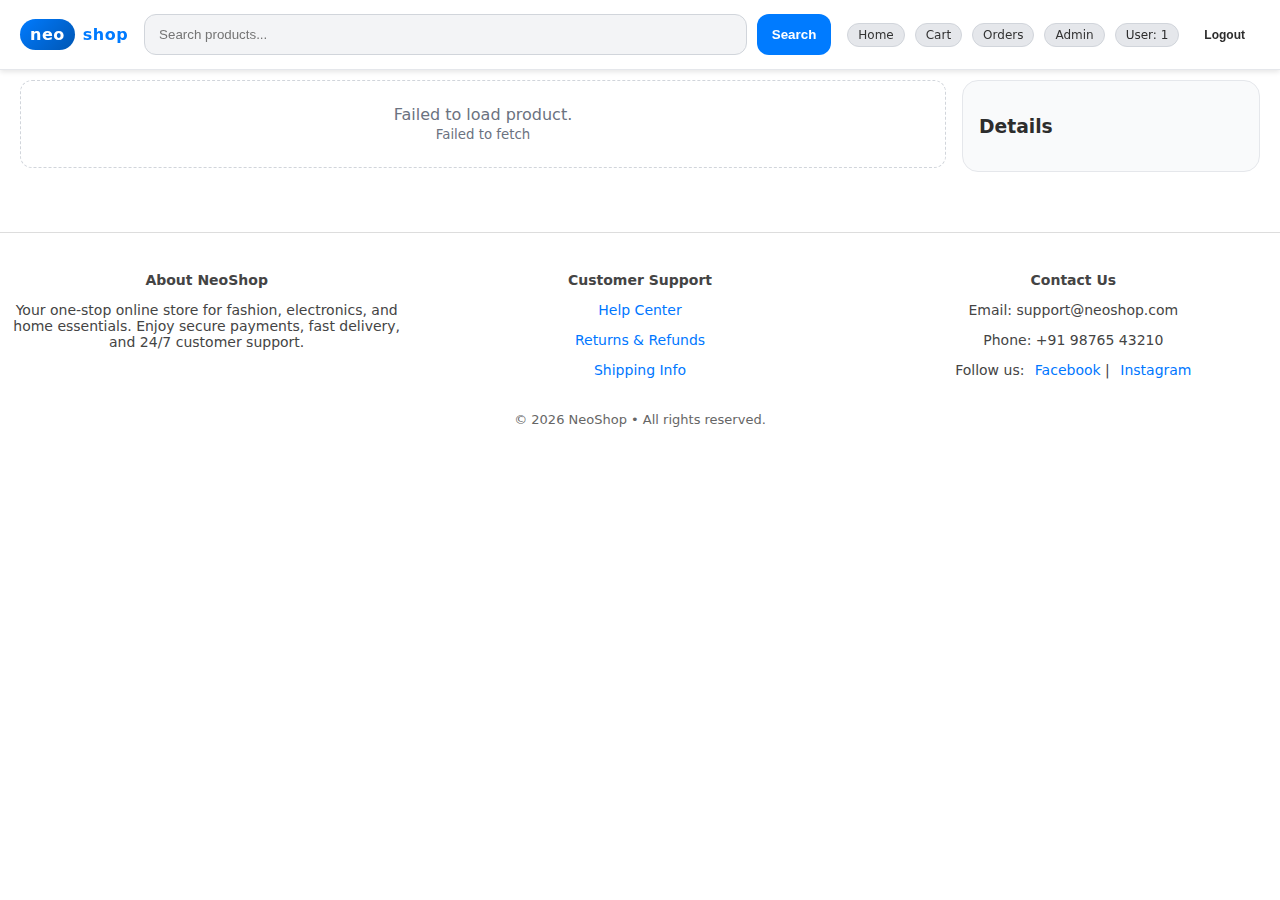
<file: EcommerceWebSite 1st Project/E-comm-frontend/product.html>
<!doctype html>
<html lang="en">
<head>
  <meta charset="utf-8"/>
  <meta name="viewport" content="width=device-width, initial-scale=1"/>
  <title>neoshop • Product</title>
  <link rel="stylesheet" href="css/style.css"/>
</head>
<body>
  <div id="app-header"></div>
  <main class="container">
    <div id="pwrap" class="grid">
      <section class="main" id="pcontent"></section>
      <aside class="sidebar">
        <h3>Details</h3>
        <div class="small" id="pmeta"></div>
      </aside>
    </div>
  </main>
  <div id="app-footer"></div>

  <script type="module">
    import { mountHeader, mountFooter, isLoggedIn } from './js/layout.js';
    import { apiGet, apiSend, money, getUserId, getProductImage } from './js/api.js';

    function getParam(name){
      const u = new URL(location.href);
      return u.searchParams.get(name);
    }

    const code = getParam('code');
    const pcontent = document.getElementById('pcontent');
    const pmeta = document.getElementById('pmeta');

    async function load(){
      pcontent.innerHTML = '<div class="empty">Loading product…</div>';
      try{
        const p = await apiGet(`/api/product/code/${encodeURIComponent(code)}`);
        if (!p) {
          pcontent.innerHTML = '<div class="empty">Product not found.</div>';
          return;
        }

        const img = getProductImage(p);
        const name = p.productName || 'Product';
        const desc = p.productDetails || p.description || '—';
        const price = money(p.productPrice);
        const pid = p.id || p.productId;
        const cat = (p.category && (p.category.name || p.category)) || '';

        pcontent.innerHTML = `
          <article class="card">
            <div class="thumb"><img src="${img}" alt="${name}"></div>
            <div class="body">
              <h2 style="margin:0 0 8px 0">${name}</h2>
              <div class="muted">${cat}</div>
              <div class="price" style="margin:10px 0">${price}</div>
              <p class="muted">${desc}</p>
              <div class="quantity" style="margin-top:12px">
                <label>Qty</label>
                <input id="qty" type="number" value="1" min="1"/>
                <button id="addBtn" class="btn">Add to Cart</button>
              </div>
            </div>
          </article>
        `;

        pmeta.innerHTML = `
          <div class="kv"><label>Code</label><div>${code}</div></div>
          <div class="kv"><label>ID</label><div>${pid ?? '—'}</div></div>
          <div class="kv"><label>Category</label><div>${cat || '—'}</div></div>
          <div class="kv"><label>Stock</label><div>${p.productQuantity ?? '—'}</div></div>
        `;

        // Add to cart logic
        document.getElementById('addBtn').addEventListener('click', async () => {
          if (!isLoggedIn()) {
            location.href = 'auth.html';
            return;
          }

          const q = Math.max(1, Number(document.getElementById('qty').value || 1));
          const uid = getUserId();

          if(!pid) { 
            alert('Product ID missing in API response.'); 
            return; 
          }

          try{
            await apiSend('POST', `/api/cart/${encodeURIComponent(uid)}/add/${encodeURIComponent(pid)}?quantity=${q}`);
            alert('✅ Added to cart!');
          }catch(err){
            alert('❌ Failed to add to cart: ' + err.message);
          }
        });

      }catch(err){
        pcontent.innerHTML = `<div class="empty">Failed to load product.<br/><small>${err.message}</small></div>`;
      }
    }

    mountHeader();
    mountFooter();
    load();
  </script>
</body>
</html>
</file>
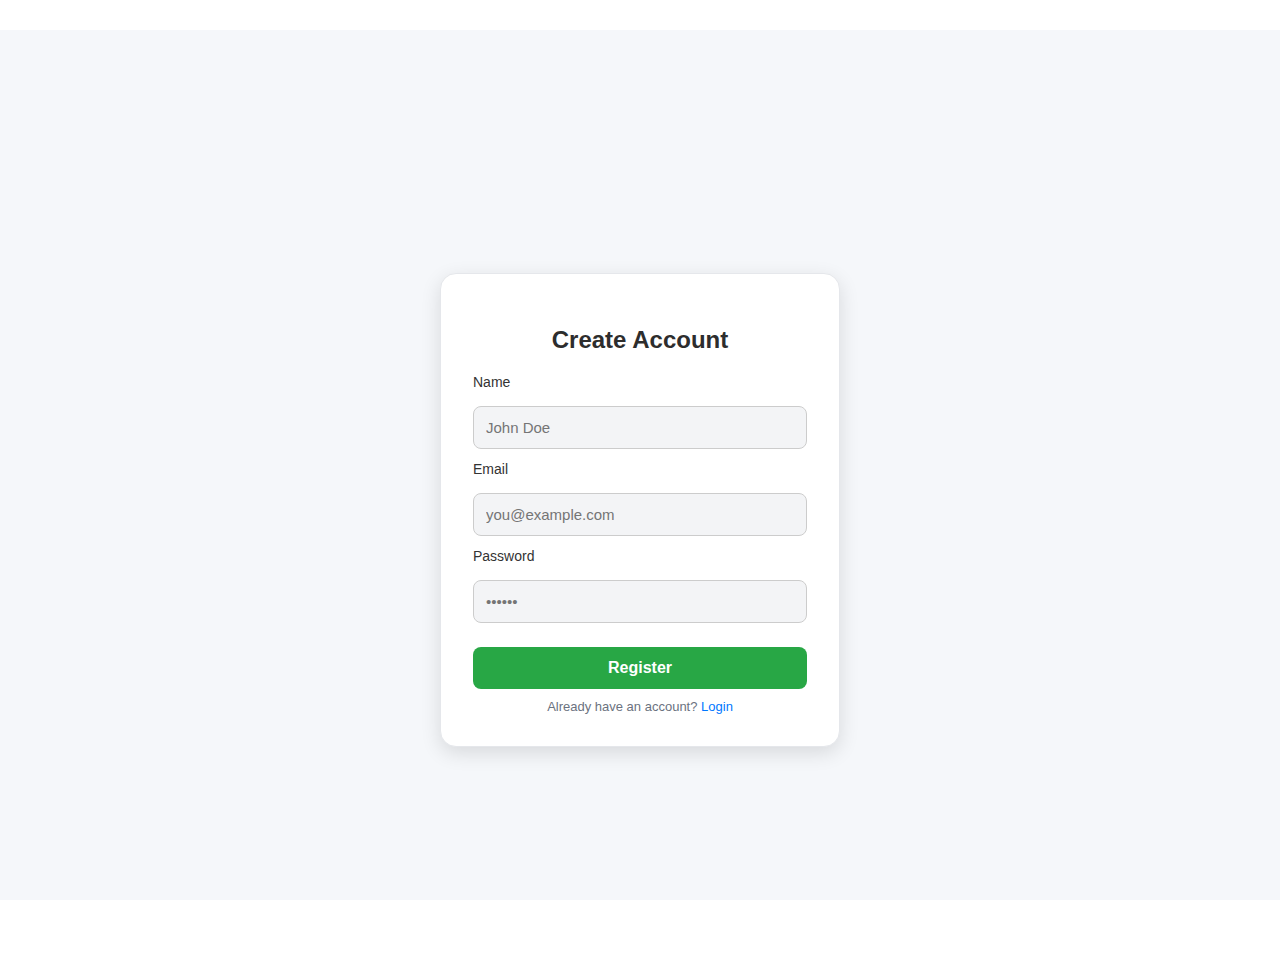
<file: EcommerceWebSite 1st Project/E-comm-frontend/register.html>
<!doctype html>
<html lang="en">
<head>
  <meta charset="utf-8"/>
  <meta name="viewport" content="width=device-width, initial-scale=1"/>
  <title>Neoshop • Register</title>
  <link rel="stylesheet" href="css/style.css"/>
  <style>
    body { font-family: Arial, sans-serif; background: #f5f7fa; margin:0; }
    main { display:flex; justify-content:center; align-items:center; height:100vh; }
    .card { background:#fff; padding:32px; border-radius:16px; width:100%; max-width:400px;
            box-shadow:0 6px 20px rgba(0,0,0,0.12); }
    h2 { margin-bottom:20px; text-align:center; }
    .kv { display:flex; flex-direction:column; margin:12px 0; }
    .kv label { font-size:14px; margin-bottom:6px; color:#333; }
    .kv input { padding:12px; border:1px solid #ccc; border-radius:8px; font-size:15px; }
    .btn { width:100%; padding:12px; margin-top:12px; font-size:16px; font-weight:bold;
           background:#28a745; color:#fff; border:none; border-radius:8px; cursor:pointer;
           transition:0.3s; }
    .btn:hover { background:#218838; }
    .small { font-size:13px; margin-top:10px; text-align:center; }
    .link { color:#0077ff; cursor:pointer; text-decoration:none; }
    .link:hover { text-decoration:underline; }
  </style>
</head>
<body>
  <main>
    <div class="card">
      <h2>Create Account</h2>
      <div class="kv"><label>Name</label><input id="regName" placeholder="John Doe"/></div>
      <div class="kv"><label>Email</label><input id="regEmail" type="email" placeholder="you@example.com"/></div>
      <div class="kv"><label>Password</label><input id="regPass" type="password" placeholder="••••••"/></div>
      <button id="registerBtn" class="btn">Register</button>
      <div id="regMsg" class="small"></div>
      <div class="small">Already have an account? <a href="auth.html" class="link">Login</a></div>
    </div>
  </main>

  <script type="module">
    import { apiSend } from './js/api.js';

    async function register(){
      const name=document.getElementById('regName').value.trim();
      const email=document.getElementById('regEmail').value.trim();
      const pass=document.getElementById('regPass').value.trim();
      const msg = document.getElementById('regMsg');
      if(!name||!email||!pass){ msg.textContent='Fill all fields'; return; }

      try{
        const res = await apiSend('POST','/api/user/newUser',{
          username: name,
          userEmail: email,
          userPhone: pass   // password stored in userPhone column
        });
        const id = res?.id || res?.userId;
        if(id){
          localStorage.setItem('userId', String(id));
          localStorage.setItem('userName', name);

          msg.textContent='✅ Registered! Redirecting…';
          setTimeout(()=>location.href='index.html',700);
        } else {
          msg.textContent='Registered, but no ID returned.';
        }
      } catch(err){
        msg.textContent = '❌ ' + (err?.message || 'Network error while registering');
      }
    }

    document.getElementById('registerBtn').addEventListener('click', register);
  </script>
</body>
</html>
</file>
<file: EcommerceWebSite 1st Project/E-comm-frontend/css/style.css>
:root {
  --bg: #FFFFFF;        /* white background */
  --card: #F9FAFB;      /* light gray for cards */
  --muted: #F3F4F6;     /* subtle input backgrounds */
  --accent: #007BFF;    /* electric blue */
  --accent-2: #22c55e;  /* green for success */
  --text: #2D2D2D;      /* charcoal text */
  --subtext: #6B7280;   /* muted text */
  --danger: #FF6B00;    /* bright orange for delete/warnings */
}

/* Remove underline + add hover effect for navbar links */
nav a {
  text-decoration: none !important;
  color: #333 !important;
  transition: color 0.3s, background 0.3s;
  border-radius: 6px;
  padding: 6px 12px;
}
nav a:hover {
  color: #007bff !important;
  background-color: rgba(0, 123, 255, 0.1);
}

/* Hide nav toggle (menu icon) on desktop */
.nav-toggle { display: none; }

/* Show only on small screens */
@media (max-width: 768px) {
  .nav-toggle { display: block; }
  .nav { display: none; }
  .nav.open { display: block; }
}

* { box-sizing: border-box; }

html, body {
  margin: 0;
  padding: 0;
  width: 100%;
  height: 100%; /* cover full screen height */
  font-family: Inter, system-ui, Segoe UI, Roboto, Arial, sans-serif;
  background: var(--bg);
  color: var(--text);
  padding-top: 30px; /* same or a bit larger than header height */
}

a { color: var(--accent); text-decoration: none; }
a:hover { text-decoration: underline; }
img { max-width: 100%; display: block; }

/* Full-width container */
.container {
  width: 100%;
  max-width: 100%;  /* removed restriction */
  margin: 0 auto;
  padding: 20px;
}

.header {
  position: sticky; top: 0; z-index: 50;
  background: rgba(255,255,255,0.9); backdrop-filter: blur(8px);
  border-bottom: 1px solid #E5E7EB;
}
.header-inner { display: flex; align-items: center; gap: 16px; padding: 14px 20px; }
.logo { font-weight: 800; letter-spacing: .5px; }
.logo .pill {
  background: linear-gradient(135deg, var(--accent), #0056b3);
  padding: 6px 10px;
  border-radius: 999px;
  margin-right: 8px;
  color: #fff;
}

.search { flex: 1; display: flex; gap: 10px; }
.search input {
  flex: 1; padding: 12px 14px; border-radius: 12px;
  border: 1px solid #D1D5DB; background: var(--muted); color: var(--text);
}
.search button, .btn {
  padding: 12px 14px; border-radius: 12px;
  border: 1px solid transparent;
  background: var(--accent); color: white; font-weight: 600;
  cursor: pointer; transition: background .2s;
}
.btn:hover { background: #0056b3; }
.btn.secondary { background: transparent; border-color: #D1D5DB; color: var(--text); }
.btn.ghost { background: transparent; color: var(--text); }
.btn.danger { background: var(--danger); color: #fff; }
.btn.danger:hover { background: #cc5500; }

.badge {
  background: #E5E7EB; color: var(--text);
  border: 1px solid #D1D5DB;
  border-radius: 999px; padding: 4px 10px; font-size: 12px;
}
.nav { display: flex; align-items: center; gap: 10px; }

.grid { display: grid; grid-template-columns: repeat(12,1fr); gap: 16px; }
.sidebar {
  grid-column: span 3; background: var(--card);
  border: 1px solid #E5E7EB; border-radius: 16px;
  padding: 16px; height: fit-content;
  position: sticky; top: 90px;
}
.main { grid-column: span 9; }

.card {
  background: var(--card);
  border: 1px solid #E5E7EB; border-radius: 16px; overflow: hidden;
  transition: transform .15s ease, box-shadow .15s ease, border-color .15s ease;
}
.card:hover { transform: translateY(-2px); border-color: #CBD5E1; box-shadow: 0 4px 12px rgba(0,0,0,.08); }
.card .thumb { aspect-ratio: 4/3; background: #F3F4F6; display: flex; align-items: center; justify-content: center; border-bottom: 1px solid #E5E7EB; }
.card .body { padding: 14px; }
.card .title { font-weight: 700; margin: 2px 0 10px 0; font-size: 16px; }
.card .price { font-weight: 800; font-size: 18px; color: var(--accent); }
.card .muted { color: var(--subtext); font-size: 13px; }

.products { display: grid; grid-template-columns: repeat(auto-fill,minmax(220px,1fr)); gap: 16px; }

.footer {
  margin-top: 40px; padding: 24px 20px;
  border-top: 1px solid #E5E7EB; color: var(--subtext);
  text-align: center; /* center footer content */
}

.kv { display: flex; gap: 10px; flex-wrap: wrap; }
.kv label { font-size: 12px; color: var(--subtext); }
.kv input {
  padding: 10px; border-radius: 10px;
  background: var(--muted); border: 1px solid #D1D5DB;
  color: var(--text);
}

.table { width: 100%; border-collapse: collapse; }
.table th, .table td { padding: 10px; border-bottom: 1px solid #E5E7EB; text-align: left; }
.table th { color: var(--subtext); font-weight: 600; }
.table tr:hover td { background: #F9FAFB; }

.empty { padding: 24px; border: 1px dashed #D1D5DB; border-radius: 12px; text-align: center; color: var(--subtext); }

.banner {
  background: linear-gradient(135deg, #F9FAFB, #E5E7EB);
  border: 1px solid #E5E7EB; border-radius: 16px;
  padding: 18px; margin-bottom: 16px;
}

.chips { display: flex; gap: 8px; flex-wrap: wrap; }
.chip {
  padding: 8px 12px; border: 1px solid #D1D5DB; border-radius: 999px;
  background: #F3F4F6; cursor: pointer;
}
.chip.active { border-color: var(--accent); box-shadow: inset 0 0 0 1px var(--accent); }

.right { margin-left: auto; }
.quantity { display: flex; gap: 6px; align-items: center; }
.quantity input { width: 76px; text-align: center; }
.small { font-size: 12px; color: var(--subtext); }
hr.sep { border: 0; border-top: 1px solid #E5E7EB; margin: 16px 0; }

/* Products Panel Full Width */
#tab-products .grid { display: block; }
#tab-products .main { width: 100%; }
#tab-products .card { width: 100%; box-sizing: border-box; }

/* Tabs for Admin */
.tabs { display: flex; gap: 6px; margin: 0 0 12px 0; flex-wrap: wrap; }
.tab {
  padding: 10px 12px;
  border: 1px solid #D1D5DB;
  border-radius: 12px;
  background: #F9FAFB;
  cursor: pointer;
  font-weight: 600;
}
.tab.active { border-color: var(--accent); box-shadow: inset 0 0 0 1px var(--accent); }

.tabpanel { display: none; }
.tabpanel.active { display: block; }

/* Toasts */
.toast {
  position: fixed; right: 16px; bottom: 16px;
  background: #FFFFFF; border: 1px solid #E5E7EB;
  color: var(--text);
  padding: 12px 14px; border-radius: 12px;
  min-width: 240px; max-width: 360px;
  box-shadow: 0 4px 12px rgba(0,0,0,.1);
  z-index: 100;
}
.toast.success { border-color: var(--accent-2); }
.toast.error { border-color: var(--danger); }

.count { background: #F3F4F6; border: 1px solid #D1D5DB; padding: 3px 8px; border-radius: 999px; font-size: 12px; margin-left: 6px; }

/* Responsive */
@media (max-width: 768px) {
  .nav-toggle { display: block; }
  .nav { display: none; flex-direction: column; width: 100%; margin-top: 10px; gap: 8px; }
  .nav.open { display: flex; }
}
@media (max-width: 992px) {
  .grid { grid-template-columns: 1fr; }
  .sidebar { position: relative; top: 0; z-index: 1000; background: var(--card); padding: 12px; border-radius: 10px; }
  .sidebar, .main { grid-column: span 12; }
  .header-inner { flex-wrap: wrap; gap: 10px; }
  .search input { min-width: 140px; }
  .nav { flex-wrap: wrap; gap: 6px; }
}
@media (max-width: 600px) {
  .container { padding: 12px; }
  .header-inner { flex-direction: column; align-items: flex-start; }
  .search { width: 100%; order: 2; }
  .search input { width: 100%; }
  .nav { width: 100%; justify-content: space-between; order: 3; }
  .products { grid-template-columns: repeat(auto-fill, minmax(160px, 1fr)); gap: 12px; }
  .card .body { padding: 10px; }
  table { font-size: 14px; }
  .table th, .table td { padding: 6px; }
  .table { display: block; overflow-x: auto; white-space: nowrap; }
}
</file>
